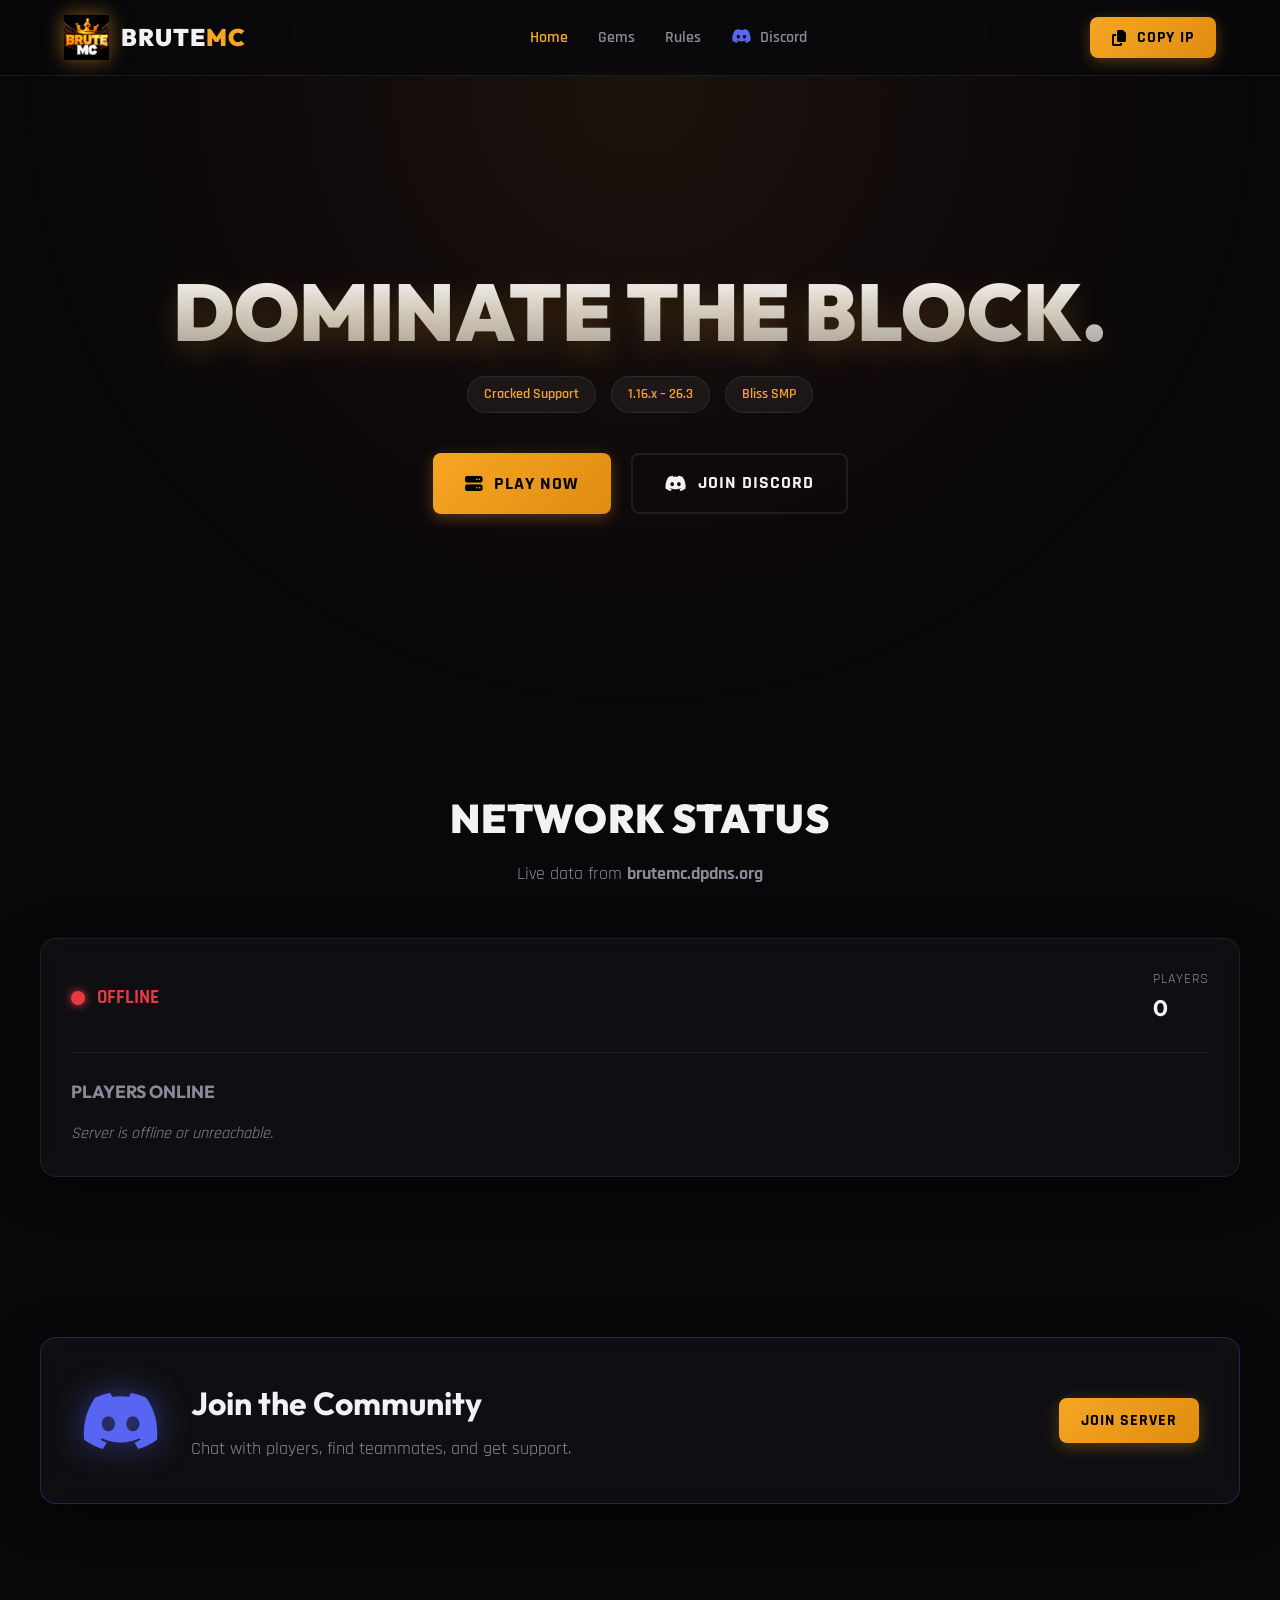
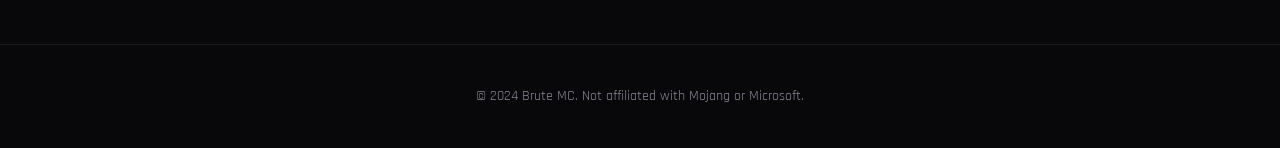
<file: index.html>
<!DOCTYPE html>
<html lang="en">
<head>
    <meta charset="UTF-8">
    <meta name="viewport" content="width=device-width, initial-scale=1.0">
    <title>Brute MC — Dominate the Block</title>
    <link rel="preconnect" href="https://fonts.googleapis.com">
    <link rel="preconnect" href="https://fonts.gstatic.com" crossorigin>
    <link href="https://fonts.googleapis.com/css2?family=Rajdhani:wght@400;500;600;700&family=Outfit:wght@400;700;900&display=swap" rel="stylesheet">
    <link rel="stylesheet" href="https://cdnjs.cloudflare.com/ajax/libs/font-awesome/6.4.0/css/all.min.css">
    <link rel="stylesheet" href="css/style.css">
</head>
<body>
    <div class="ambient-glow"></div>

    <nav class="navbar">
        <div class="nav-inner">
            <a href="index.html" class="brand">
                <img src="assets/logo.gif" alt="Brute MC Logo" class="logo-gif" onerror="this.src='https://via.placeholder.com/50/111/f5a623?text=B'">
                <span class="brand-text">BRUTE<span>MC</span></span>
            </a>
            <div class="nav-links">
                <a href="index.html" class="active">Home</a>
                <a href="gems.html">Gems</a>
                <a href="rules.html">Rules</a>
                <a href="https://discord.gg/Rszs4w3XYF" target="_blank" class="dc-link"><i class="fab fa-discord"></i> Discord</a>
            </div>
            <!-- Note: The copy button still copies the public IP so players can join -->
            <button class="btn btn-primary copy-ip-btn" data-ip="brutemc.dpdns.org">
                <i class="fas fa-copy"></i> Copy IP
            </button>
        </div>
    </nav>

    <header class="hero">
        <div class="hero-content">
            <h1 class="hero-title">DOMINATE THE BLOCK.</h1>
            <div class="hero-badges">
                <span>Cracked Support</span>
                <span>1.16.x – 26.3</span>
                <span>Bliss SMP</span>
            </div>
            <div class="hero-cta">
                <button class="btn btn-large btn-primary copy-ip-btn" data-ip="brutemc.dpdns.org">
                    <i class="fas fa-server"></i> Play Now
                </button>
                <a href="https://discord.gg/Rszs4w3XYF" target="_blank" class="btn btn-large btn-secondary">
                    <i class="fab fa-discord"></i> Join Discord
                </a>
            </div>
        </div>
    </header>

    <!-- NETWORK STATUS SECTION -->
    <section class="container section-padding reveal" id="status">
        <div class="section-header">
            <h2>Network Status</h2>
            <p>Live data from <strong>brutemc.dpdns.org</strong></p>
        </div>

        <div class="status-card glass-panel">
            <div class="status-top">
                <!-- Badge / Indicator -->
                <div class="status-indicator" id="main-badge">
                    <span class="dot loading"></span>
                    <span class="status-text">Fetching...</span>
                </div>
                
                <!-- Player Count -->
                <div class="status-stats">
                    <div class="stat-item">
                        <span class="stat-label">Players</span>
                        <span class="stat-value"><span id="player-count">0</span></span>
                    </div>
                </div>
            </div>
            
            <!-- Player List -->
            <div class="player-list-container">
                <h3>Players Online</h3>
                <div class="player-list" id="player-list">
                    <p class="empty-text">Loading...</p>
                </div>
            </div>
        </div>
    </section>

    <section class="container section-padding reveal">
        <div class="discord-card glass-panel">
            <i class="fab fa-discord dc-icon"></i>
            <div class="dc-text">
                <h2>Join the Community</h2>
                <p>Chat with players, find teammates, and get support.</p>
            </div>
            <a href="https://discord.gg/Rszs4w3XYF" target="_blank" class="btn btn-primary">Join Server</a>
        </div>
    </section>

    <footer>
        <p>&copy; 2024 Brute MC. Not affiliated with Mojang or Microsoft.</p>
    </footer>

    <script src="js/script.js"></script>
</body>
</html>
</file>
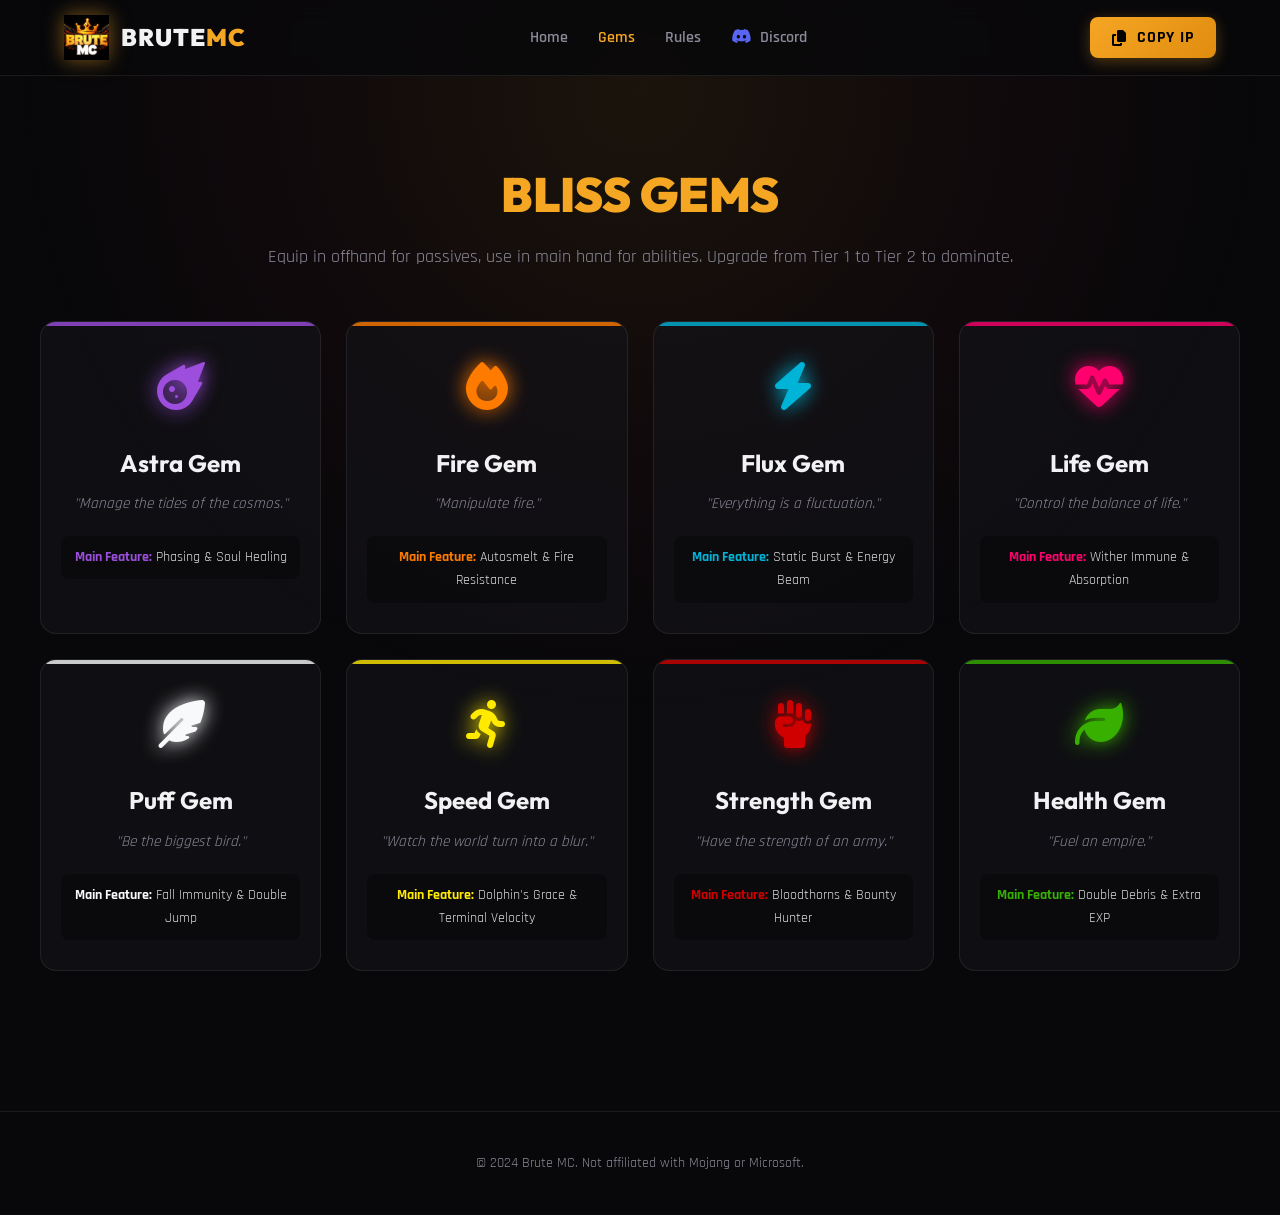
<file: gems.html>
<!DOCTYPE html>
<html lang="en">
<head>
    <meta charset="UTF-8">
    <meta name="viewport" content="width=device-width, initial-scale=1.0">
    <title>Brute MC — Bliss Gems</title>
    <link rel="preconnect" href="https://fonts.googleapis.com">
    <link rel="preconnect" href="https://fonts.gstatic.com" crossorigin>
    <link href="https://fonts.googleapis.com/css2?family=Rajdhani:wght@400;500;600;700&family=Outfit:wght@400;700;900&display=swap" rel="stylesheet">
    <link rel="stylesheet" href="https://cdnjs.cloudflare.com/ajax/libs/font-awesome/6.4.0/css/all.min.css">
    <link rel="stylesheet" href="css/style.css">
</head>
<body>
    <div class="ambient-glow"></div>

    <nav class="navbar">
        <div class="nav-inner">
            <a href="index.html" class="brand">
                <img src="assets/logo.gif" alt="Brute MC Logo" class="logo-gif">
                <span class="brand-text">BRUTE<span>MC</span></span>
            </a>
            <div class="nav-links">
                <a href="index.html">Home</a>
                <a href="gems.html" class="active">Gems</a>
                <a href="rules.html">Rules</a>
                <a href="https://discord.gg/Rszs4w3XYF" target="_blank" class="dc-link"><i class="fab fa-discord"></i> Discord</a>
            </div>
            <button class="btn btn-primary copy-ip-btn" data-ip="brutemc.dpdns.org">
                <i class="fas fa-copy"></i> Copy IP
            </button>
        </div>
    </nav>

    <section class="container section-padding reveal">
        <div class="section-header">
            <h1 class="page-title">Bliss Gems</h1>
            <p>Equip in offhand for passives, use in main hand for abilities. Upgrade from Tier 1 to Tier 2 to dominate.</p>
        </div>

        <div class="gems-grid">
            <!-- Astra -->
            <div class="gem-card reveal" style="--gem-color: #9d4edd;">
                <div class="gem-icon"><i class="fas fa-meteor"></i></div>
                <h3>Astra Gem</h3>
                <p class="gem-desc">"Manage the tides of the cosmos."</p>
                <p class="gem-feature"><strong>Main Feature:</strong> Phasing & Soul Healing</p>
            </div>

            <!-- Fire -->
            <div class="gem-card reveal" style="--gem-color: #ff7b00;">
                <div class="gem-icon"><i class="fas fa-fire"></i></div>
                <h3>Fire Gem</h3>
                <p class="gem-desc">"Manipulate fire."</p>
                <p class="gem-feature"><strong>Main Feature:</strong> Autosmelt & Fire Resistance</p>
            </div>

            <!-- Flux -->
            <div class="gem-card reveal" style="--gem-color: #00b4d8;">
                <div class="gem-icon"><i class="fas fa-bolt"></i></div>
                <h3>Flux Gem</h3>
                <p class="gem-desc">"Everything is a fluctuation."</p>
                <p class="gem-feature"><strong>Main Feature:</strong> Static Burst & Energy Beam</p>
            </div>

            <!-- Life -->
            <div class="gem-card reveal" style="--gem-color: #ff006e;">
                <div class="gem-icon"><i class="fas fa-heartbeat"></i></div>
                <h3>Life Gem</h3>
                <p class="gem-desc">"Control the balance of life."</p>
                <p class="gem-feature"><strong>Main Feature:</strong> Wither Immune & Absorption</p>
            </div>

            <!-- Puff -->
            <div class="gem-card reveal" style="--gem-color: #f8f9fa;">
                <div class="gem-icon"><i class="fas fa-feather-alt"></i></div>
                <h3>Puff Gem</h3>
                <p class="gem-desc">"Be the biggest bird."</p>
                <p class="gem-feature"><strong>Main Feature:</strong> Fall Immunity & Double Jump</p>
            </div>

            <!-- Speed -->
            <div class="gem-card reveal" style="--gem-color: #ffea00;">
                <div class="gem-icon"><i class="fas fa-running"></i></div>
                <h3>Speed Gem</h3>
                <p class="gem-desc">"Watch the world turn into a blur."</p>
                <p class="gem-feature"><strong>Main Feature:</strong> Dolphin's Grace & Terminal Velocity</p>
            </div>

            <!-- Strength -->
            <div class="gem-card reveal" style="--gem-color: #d00000;">
                <div class="gem-icon"><i class="fas fa-fist-raised"></i></div>
                <h3>Strength Gem</h3>
                <p class="gem-desc">"Have the strength of an army."</p>
                <p class="gem-feature"><strong>Main Feature:</strong> Bloodthorns & Bounty Hunter</p>
            </div>

            <!-- Health -->
            <div class="gem-card reveal" style="--gem-color: #38b000;">
                <div class="gem-icon"><i class="fas fa-leaf"></i></div>
                <h3>Health Gem</h3>
                <p class="gem-desc">"Fuel an empire."</p>
                <p class="gem-feature"><strong>Main Feature:</strong> Double Debris & Extra EXP</p>
            </div>
        </div>
    </section>

    <footer>
        <p>&copy; 2024 Brute MC. Not affiliated with Mojang or Microsoft.</p>
    </footer>

    <script src="js/script.js"></script>
</body>
</html>
</file>
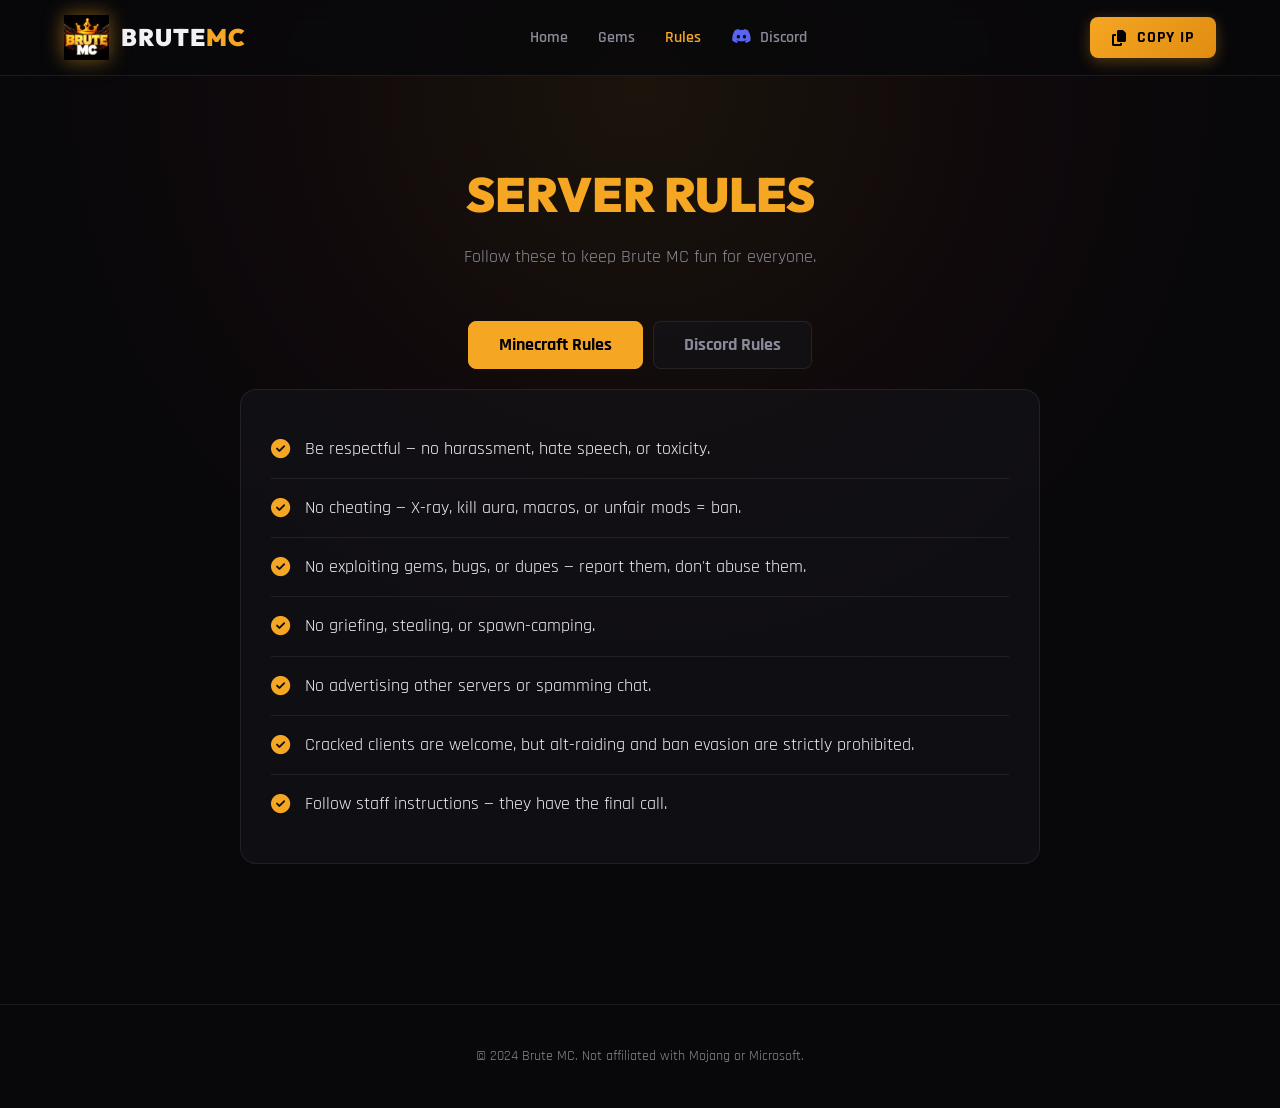
<file: rules.html>
<!DOCTYPE html>
<html lang="en">
<head>
    <meta charset="UTF-8">
    <meta name="viewport" content="width=device-width, initial-scale=1.0">
    <title>Brute MC — Rules</title>
    <link rel="preconnect" href="https://fonts.googleapis.com">
    <link rel="preconnect" href="https://fonts.gstatic.com" crossorigin>
    <link href="https://fonts.googleapis.com/css2?family=Rajdhani:wght@400;500;600;700&family=Outfit:wght@400;700;900&display=swap" rel="stylesheet">
    <link rel="stylesheet" href="https://cdnjs.cloudflare.com/ajax/libs/font-awesome/6.4.0/css/all.min.css">
    <link rel="stylesheet" href="css/style.css">
</head>
<body>
    <div class="ambient-glow"></div>

    <nav class="navbar">
        <div class="nav-inner">
            <a href="index.html" class="brand">
                <img src="assets/logo.gif" alt="Brute MC Logo" class="logo-gif">
                <span class="brand-text">BRUTE<span>MC</span></span>
            </a>
            <div class="nav-links">
                <a href="index.html">Home</a>
                <a href="gems.html">Gems</a>
                <a href="rules.html" class="active">Rules</a>
                <a href="https://discord.gg/Rszs4w3XYF" target="_blank" class="dc-link"><i class="fab fa-discord"></i> Discord</a>
            </div>
            <button class="btn btn-primary copy-ip-btn" data-ip="brutemc.dpdns.org">
                <i class="fas fa-copy"></i> Copy IP
            </button>
        </div>
    </nav>

    <section class="container section-padding reveal">
        <div class="section-header">
            <h1 class="page-title">Server Rules</h1>
            <p>Follow these to keep Brute MC fun for everyone.</p>
        </div>

        <div class="tabs-container">
            <div class="tabs">
                <button class="tab-btn active" data-target="mc-rules">Minecraft Rules</button>
                <button class="tab-btn" data-target="dc-rules">Discord Rules</button>
            </div>

            <div class="tab-content active" id="mc-rules">
                <ul class="rules-list">
                    <li><i class="fas fa-check-circle"></i> Be respectful — no harassment, hate speech, or toxicity.</li>
                    <li><i class="fas fa-check-circle"></i> No cheating — X-ray, kill aura, macros, or unfair mods = ban.</li>
                    <li><i class="fas fa-check-circle"></i> No exploiting gems, bugs, or dupes — report them, don't abuse them.</li>
                    <li><i class="fas fa-check-circle"></i> No griefing, stealing, or spawn-camping.</li>
                    <li><i class="fas fa-check-circle"></i> No advertising other servers or spamming chat.</li>
                    <li><i class="fas fa-check-circle"></i> Cracked clients are welcome, but alt-raiding and ban evasion are strictly prohibited.</li>
                    <li><i class="fas fa-check-circle"></i> Follow staff instructions — they have the final call.</li>
                </ul>
            </div>

            <div class="tab-content" id="dc-rules">
                <ul class="rules-list">
                    <li><i class="fab fa-discord"></i> Keep it respectful — no harassment, discrimination, or NSFW content.</li>
                    <li><i class="fab fa-discord"></i> No spam, self-promo, or unsolicited DMs.</li>
                    <li><i class="fab fa-discord"></i> Keep channels on-topic — use the right channels for the right topics.</li>
                    <li><i class="fab fa-discord"></i> No leaking personal info (Doxxing).</li>
                    <li><i class="fab fa-discord"></i> English in main channels for moderation clarity.</li>
                    <li><i class="fab fa-discord"></i> No ban evasion — appeals go through the ticket system.</li>
                    <li><i class="fab fa-discord"></i> Follow Discord Terms of Service.</li>
                </ul>
            </div>
        </div>
    </section>

    <footer>
        <p>&copy; 2024 Brute MC. Not affiliated with Mojang or Microsoft.</p>
    </footer>

    <script src="js/script.js"></script>
</body>
</html>
</file>
<file: css/style.css>
:root {
    --bg: #08080a;
    --panel: rgba(20, 20, 25, 0.6);
    --panel-border: rgba(255, 255, 255, 0.08);
    --gold: #f5a623;
    --gold-hover: #ffca55;
    --red: #e63946;
    --text: #f2f2f5;
    --muted: #8a8a99;
    --green: #3ddc84;
}

* {
    margin: 0;
    padding: 0;
    box-sizing: border-box;
}

html {
    scroll-behavior: smooth;
}

body {
    font-family: 'Rajdhani', sans-serif;
    background-color: var(--bg);
    color: var(--text);
    overflow-x: hidden;
    line-height: 1.6;
}

/* Ambient Animated Background */
.ambient-glow {
    position: fixed;
    top: -20%;
    left: 50%;
    transform: translateX(-50%);
    width: 100vw;
    height: 100vh;
    background: radial-gradient(circle at 50% 30%, rgba(245, 166, 35, 0.08) 0%, rgba(230, 57, 70, 0.04) 40%, transparent 70%);
    z-index: -1;
    pointer-events: none;
    animation: pulseGlow 8s infinite alternate;
}

@keyframes pulseGlow {
    0% { opacity: 0.7; transform: translateX(-50%) scale(1); }
    100% { opacity: 1; transform: translateX(-50%) scale(1.05); }
}

/* Typography & Utilities */
h1, h2, h3 { font-family: 'Outfit', sans-serif; }
a { text-decoration: none; color: inherit; }
.container { max-width: 1200px; margin: 0 auto; padding: 0 24px; }
.section-padding { padding: 80px 0; }
.section-header { text-align: center; margin-bottom: 50px; }
.section-header h2 { font-size: 2.5rem; font-weight: 900; text-transform: uppercase; letter-spacing: 1px; }
.section-header p { color: var(--muted); font-size: 1.1rem; margin-top: 10px; }
.page-title { font-size: 3rem; font-weight: 900; color: var(--gold); text-transform: uppercase; }

/* Buttons */
.btn {
    display: inline-flex;
    align-items: center;
    justify-content: center;
    gap: 10px;
    padding: 10px 22px;
    font-family: 'Rajdhani', sans-serif;
    font-size: 1rem;
    font-weight: 700;
    border-radius: 8px;
    border: none;
    cursor: pointer;
    transition: all 0.3s cubic-bezier(0.25, 0.8, 0.25, 1);
    text-transform: uppercase;
    letter-spacing: 1px;
}

.btn-primary {
    background: linear-gradient(135deg, var(--gold), #e08c10);
    color: #000;
    box-shadow: 0 4px 15px rgba(245, 166, 35, 0.3);
}

.btn-primary:hover {
    transform: translateY(-2px);
    box-shadow: 0 6px 20px rgba(245, 166, 35, 0.5);
    background: linear-gradient(135deg, var(--gold-hover), var(--gold));
}

.btn-secondary {
    background: transparent;
    border: 2px solid var(--panel-border);
    color: var(--text);
}

.btn-secondary:hover {
    border-color: var(--gold);
    color: var(--gold);
}

.btn-large { padding: 14px 32px; font-size: 1.1rem; }

/* Navbar */
.navbar {
    position: sticky;
    top: 0;
    z-index: 100;
    background: rgba(8, 8, 10, 0.8);
    backdrop-filter: blur(12px);
    border-bottom: 1px solid var(--panel-border);
}

.nav-inner {
    max-width: 1200px;
    margin: 0 auto;
    padding: 15px 24px;
    display: flex;
    align-items: center;
    justify-content: space-between;
}

.brand { display: flex; align-items: center; gap: 12px; }
.logo-gif {
    height: 45px;
    width: 45px;
    object-fit: contain;
    filter: drop-shadow(0 0 10px rgba(245, 166, 35, 0.5));
    animation: float 3s ease-in-out infinite;
}

@keyframes float {
    0%, 100% { transform: translateY(0); }
    50% { transform: translateY(-4px); }
}

.brand-text { font-family: 'Outfit', sans-serif; font-size: 1.5rem; font-weight: 900; letter-spacing: 1px; }
.brand-text span { color: var(--gold); }

.nav-links { display: flex; gap: 30px; align-items: center; }
.nav-links a { font-weight: 600; font-size: 1rem; color: var(--muted); transition: color 0.2s; }
.nav-links a:hover, .nav-links a.active { color: var(--gold); }
.dc-link i { color: #5865F2; margin-right: 5px; }
.dc-link:hover i { color: #7289da; }

/* Hero Section */
.hero {
    min-height: 70vh;
    display: flex;
    align-items: center;
    justify-content: center;
    text-align: center;
    padding: 60px 20px;
}

.hero-title {
    font-size: 5rem;
    font-weight: 900;
    line-height: 1.1;
    margin-bottom: 20px;
    background: linear-gradient(180deg, #fff 0%, #a0a0a0 100%);
    -webkit-background-clip: text;
    -webkit-text-fill-color: transparent;
    text-shadow: 0 10px 30px rgba(245, 166, 35, 0.2);
}

.hero-badges { display: flex; gap: 15px; justify-content: center; margin-bottom: 40px; }
.hero-badges span {
    background: rgba(255,255,255,0.05);
    border: 1px solid var(--panel-border);
    padding: 6px 16px;
    border-radius: 20px;
    font-size: 0.9rem;
    font-weight: 600;
    color: var(--gold);
}

.hero-cta { display: flex; gap: 20px; justify-content: center; }

/* Glass Panel (Status Card) */
.glass-panel {
    background: var(--panel);
    border: 1px solid var(--panel-border);
    border-radius: 16px;
    padding: 30px;
    backdrop-filter: blur(10px);
    box-shadow: 0 10px 40px rgba(0,0,0,0.5);
}

.status-top {
    display: flex;
    justify-content: space-between;
    align-items: center;
    flex-wrap: wrap;
    gap: 20px;
    border-bottom: 1px solid var(--panel-border);
    padding-bottom: 25px;
    margin-bottom: 25px;
}

.status-indicator {
    display: flex;
    align-items: center;
    gap: 12px;
    font-size: 1.2rem;
    font-weight: 700;
    text-transform: uppercase;
}

.dot {
    width: 14px;
    height: 14px;
    border-radius: 50%;
    background: var(--muted);
}

.dot.online { background: var(--green); box-shadow: 0 0 10px var(--green); animation: pulseGreen 1.5s infinite; }
.dot.offline { background: var(--red); box-shadow: 0 0 10px var(--red); }
.dot.loading { background: var(--gold); animation: pulseGold 1s infinite; }

@keyframes pulseGreen { 0% { box-shadow: 0 0 0 0 rgba(61, 220, 132, 0.7); } 70% { box-shadow: 0 0 0 10px rgba(61, 220, 132, 0); } 100% { box-shadow: 0 0 0 0 rgba(61, 220, 132, 0); } }
@keyframes pulseGold { 0% { opacity: 1; } 50% { opacity: 0.5; } 100% { opacity: 1; } }

.status-stats { display: flex; gap: 40px; }
.stat-item { display: flex; flex-direction: column; }
.stat-label { font-size: 0.85rem; color: var(--muted); text-transform: uppercase; letter-spacing: 1px; }
.stat-value { font-size: 1.4rem; font-weight: 700; color: var(--text); font-family: 'Outfit', sans-serif; }

.player-list-container h3 { font-size: 1.1rem; margin-bottom: 15px; color: var(--muted); text-transform: uppercase; }
.player-list {
    display: flex;
    flex-wrap: wrap;
    gap: 12px;
    max-height: 150px;
    overflow-y: auto;
}

.player-tag {
    display: flex;
    align-items: center;
    gap: 8px;
    background: rgba(255,255,255,0.05);
    padding: 6px 12px;
    border-radius: 8px;
    font-size: 0.95rem;
    border: 1px solid transparent;
    transition: 0.2s;
}
.player-tag:hover { border-color: var(--gold); background: rgba(245, 166, 35, 0.1); }
.player-tag img { width: 24px; height: 24px; border-radius: 4px; }
.empty-text { color: var(--muted); font-style: italic; }

/* Discord CTA */
.discord-card {
    display: flex;
    align-items: center;
    gap: 30px;
    padding: 40px;
    border-color: rgba(88, 101, 242, 0.3);
}

.dc-icon { font-size: 4rem; color: #5865F2; filter: drop-shadow(0 0 15px rgba(88, 101, 242, 0.5)); }
.dc-text { flex: 1; }
.dc-text h2 { font-size: 2rem; margin-bottom: 5px; }
.dc-text p { color: var(--muted); font-size: 1.1rem; }

/* Gems Grid */
.gems-grid {
    display: grid;
    grid-template-columns: repeat(auto-fill, minmax(260px, 1fr));
    gap: 25px;
}

.gem-card {
    background: var(--panel);
    border: 1px solid var(--panel-border);
    border-radius: 16px;
    padding: 30px 20px;
    text-align: center;
    position: relative;
    overflow: hidden;
    transition: 0.3s cubic-bezier(0.175, 0.885, 0.32, 1.275);
}

.gem-card::before {
    content: '';
    position: absolute;
    top: 0; left: 0; width: 100%; height: 4px;
    background: var(--gem-color);
    opacity: 0.8;
}

.gem-card:hover {
    transform: translateY(-8px);
    box-shadow: 0 15px 30px rgba(0,0,0,0.6), 0 0 20px var(--gem-color);
    border-color: var(--gem-color);
}

.gem-icon {
    font-size: 3rem;
    color: var(--gem-color);
    margin-bottom: 15px;
    filter: drop-shadow(0 0 10px var(--gem-color));
    animation: float 4s ease-in-out infinite;
}

.gem-card h3 { font-size: 1.5rem; margin-bottom: 10px; }
.gem-desc { font-size: 0.95rem; color: var(--muted); font-style: italic; margin-bottom: 20px; }
.gem-feature {
    background: rgba(0,0,0,0.3);
    padding: 10px;
    border-radius: 8px;
    font-size: 0.9rem;
    color: #ddd;
}
.gem-feature strong { color: var(--gem-color); }

/* Rules Tabs */
.tabs-container {
    max-width: 800px;
    margin: 0 auto;
}

.tabs {
    display: flex;
    gap: 10px;
    margin-bottom: 20px;
    justify-content: center;
}

.tab-btn {
    background: var(--panel);
    border: 1px solid var(--panel-border);
    color: var(--muted);
    padding: 12px 30px;
    font-family: 'Rajdhani', sans-serif;
    font-size: 1.1rem;
    font-weight: 700;
    border-radius: 8px;
    cursor: pointer;
    transition: 0.3s;
}

.tab-btn.active, .tab-btn:hover {
    background: var(--gold);
    color: #000;
    border-color: var(--gold);
}

.tab-content { display: none; animation: fadeIn 0.4s ease forwards; }
.tab-content.active { display: block; }

@keyframes fadeIn {
    from { opacity: 0; transform: translateY(10px); }
    to { opacity: 1; transform: translateY(0); }
}

.rules-list {
    list-style: none;
    background: var(--panel);
    border: 1px solid var(--panel-border);
    border-radius: 16px;
    padding: 30px;
}

.rules-list li {
    padding: 15px 0;
    border-bottom: 1px solid var(--panel-border);
    font-size: 1.1rem;
    display: flex;
    align-items: flex-start;
    gap: 15px;
}

.rules-list li:last-child { border-bottom: none; }
.rules-list i { color: var(--gold); margin-top: 5px; font-size: 1.2rem; }

/* Footer */
footer {
    text-align: center;
    padding: 40px 20px;
    color: var(--muted);
    border-top: 1px solid var(--panel-border);
    margin-top: 60px;
    font-size: 0.9rem;
}

/* Scroll Animations */
.reveal {
    opacity: 0;
    transform: translateY(30px);
    transition: all 0.8s cubic-bezier(0.5, 0, 0, 1);
}
.reveal.active {
    opacity: 1;
    transform: translateY(0);
}

/* Toast Notification */
.toast {
    position: fixed;
    bottom: 30px;
    right: 30px;
    background: var(--green);
    color: #000;
    padding: 15px 25px;
    border-radius: 8px;
    font-weight: 700;
    font-family: 'Outfit', sans-serif;
    box-shadow: 0 10px 30px rgba(61, 220, 132, 0.4);
    transform: translateY(100px);
    opacity: 0;
    transition: 0.3s ease;
    z-index: 1000;
}
.toast.show { transform: translateY(0); opacity: 1; }

/* Responsive */
@media (max-width: 768px) {
    .hero-title { font-size: 3rem; }
    .nav-links { display: none; }
    .status-top { flex-direction: column; align-items: flex-start; }
    .status-stats { width: 100%; justify-content: space-between; gap: 10px; flex-wrap: wrap; }
    .discord-card { flex-direction: column; text-align: center; }
    .hero-cta { flex-direction: column; }
}
</file>
